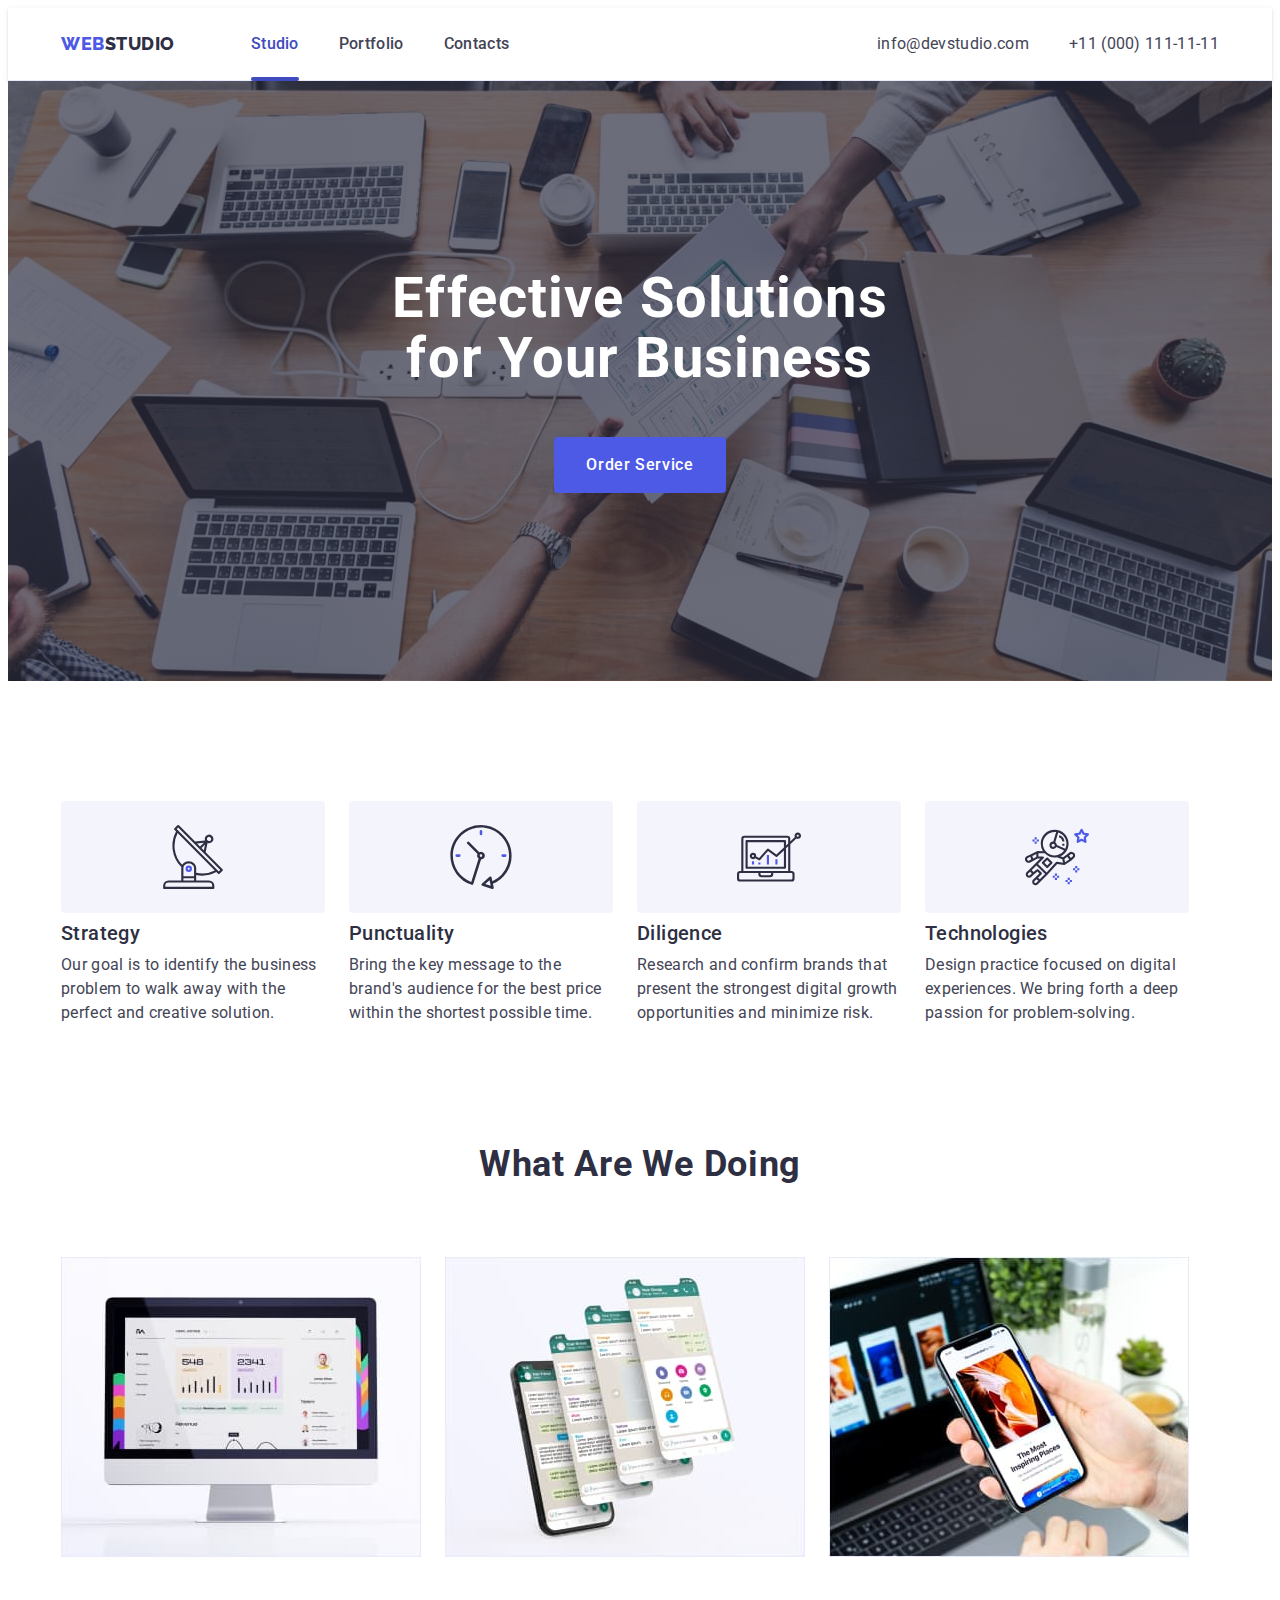
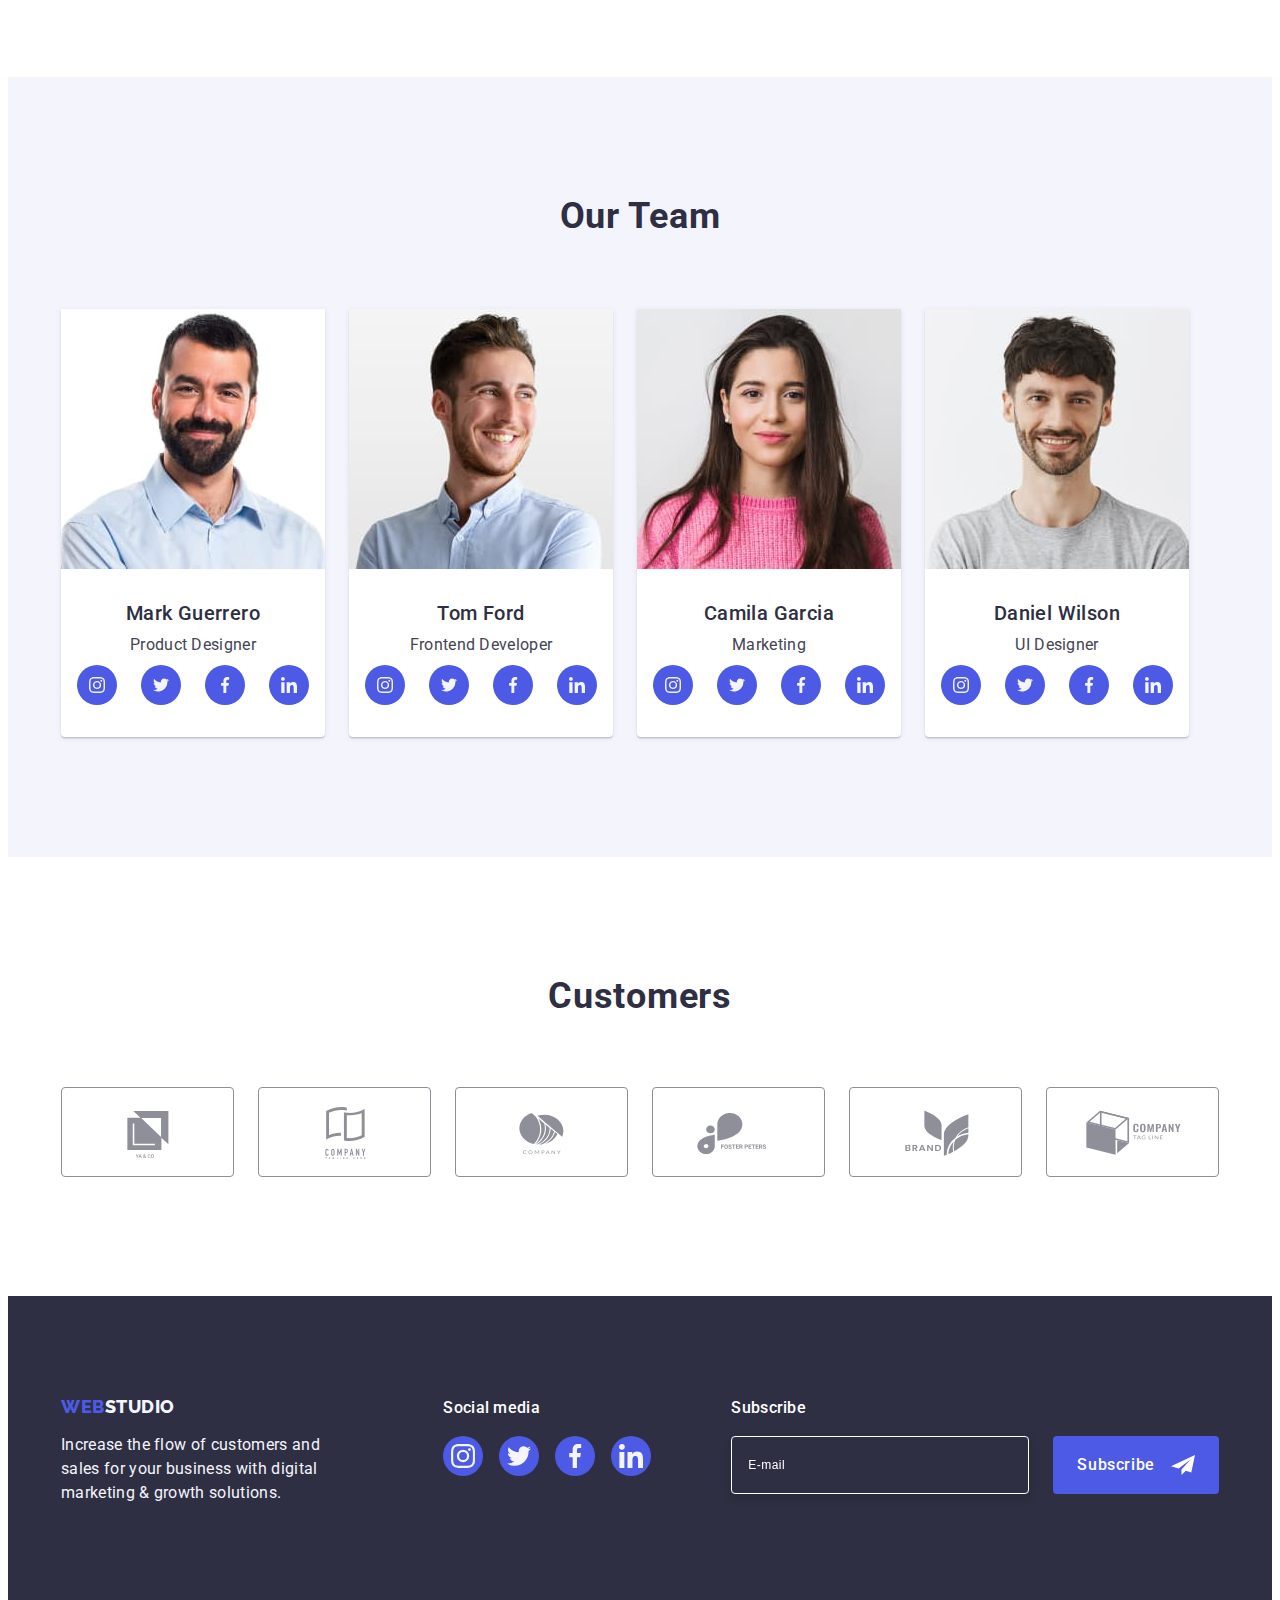
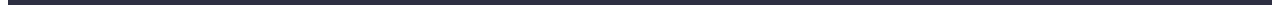
<file: index.html>
<!DOCTYPE html>
<html lang="en">

<head>
  <meta charset="UTF-8" />
  <meta http-equiv="X-UA-Compatible" content="IE=edge" />
  <meta name="viewport" content="width=device-width, initial-scale=1.0" />
  <title>WebStudio</title>
  <link rel="preconnect" href="https://fonts.googleapis.com" />
  <link rel="preconnect" href="https://fonts.gstatic.com" crossorigin />
  <link rel="preconnect" href="https://fonts.googleapis.com" />
  <link rel="preconnect" href="https://fonts.gstatic.com" crossorigin />
  <link href="https://fonts.googleapis.com/css2?family=Raleway:wght@800&family=Roboto:wght@400;500;700;900&display=swap"
    rel="stylesheet" />
  <link rel="stylesheet" href="https://cdnjs.cloudflare.com/ajax/libs/modern-normalize/1.1.0/modern-normalize.min.css"
    integrity="sha512-wpPYUAdjBVSE4KJnH1VR1HeZfpl1ub8YT/NKx4PuQ5NmX2tKuGu6U/JRp5y+Y8XG2tV+wKQpNHVUX03MfMFn9Q=="
    crossorigin="anonymous" referrerpolicy="no-referrer" />
  <link rel="stylesheet" href="./css/styles.css" />
</head>

<body class="body">
  <!-- ! HEADER SECTION -->
  <header class="page-header">
    <div class="container header-flex">
      <!-- ? HEADER NAV -->
      <nav class="header-nav">
        <a class="header-logo link" href="./index.html" target="_blank" rel="noopener no-referrer">Web<span
            class="logo-right">Studio</span>
        </a>
        <ul class="header-nav-list list">
          <li class="header-nav-item item">
            <a class="header-nav-link link active" href="./index.html" target="_blank"
              rel="noopener no-referrer">Studio</a>
          </li>
          <li class="header-nav-item item">
            <a class="header-nav-link link" href="./portfolio.html" target="_blank"
              rel="noopener no-referrer">Portfolio</a>
          </li>
          <li class="header-nav-item item">
            <a class="header-nav-link link" href="" target="_blank" rel="noopener no-referrer">Contacts</a>
          </li>
        </ul>
      </nav>
      <!-- ? HEADER CONTACTS -->
      <address class="header-contacts">
        <ul class="header-contacts list">
          <li class="header-contacts-item">
            <a class="header-contacts-link link" href="mailto:info@devstudio.com" target="_blank"
              rel="noopener no-referrer">info@devstudio.com</a>
          </li>
          <li class="header-contacts-item">
            <a class="header-contacts-link link" href="tel:+110001111111" target="_blank" rel="noopener no-referrer">+11
              (000) 111-11-11</a>
          </li>
        </ul>
      </address>
    </div>
  </header>
  <!-- ! MAIN SECTION -->
  <main>
    <!-- ? HERO SECTION -->
    <section class="hero section">
      <div class="container">
        <h1 class="hero-title">Effective Solutions for Your Business</h1>
        <button class="modal-open button" type="button" data-modal-open>
          Order Service
        </button>
      </div>
    </section>
    <!-- ? ABOUT SECTION  -->
    <section class="about">
      <div class="container">
        <h2 class="visually-hidden">Main objectives of our company</h2>
        <ul class="about-list list">
          <li class="about-item">
            <div class="about-icon-box">
              <svg class="about-icon" width="64" height="64">
                <use href="./images/icons.svg#antenna"></use>
              </svg>
            </div>
            <h3 class="subtitle-about">Strategy</h3>
            <p class="about-text">
              Our goal is to identify the business problem to walk away with
              the perfect and creative solution.
            </p>
          </li>
          <li class="about-item">
            <div class="about-icon-box">
              <svg class="about-icon" width="64" height="64">
                <use href="./images/icons.svg#clock"></use>
              </svg>
            </div>
            <h3 class="subtitle-about">Punctuality</h3>
            <p class="about-text">
              Bring the key message to the brand's audience for the best price
              within the shortest possible time.
            </p>
          </li>
          <li class="about-item">
            <div class="about-icon-box">
              <svg class="about-icon" width="64" height="64">
                <use href="./images/icons.svg#diagram"></use>
              </svg>
            </div>
            <h3 class="subtitle-about">Diligence</h3>
            <p class="about-text">
              Research and confirm brands that present the strongest digital
              growth opportunities and minimize risk.
            </p>
          </li>
          <li class="about-item">
            <div class="about-icon-box">
              <svg class="about-icon" width="64" height="64">
                <use href="./images/icons.svg#astronaut"></use>
              </svg>
            </div>
            <h3 class="subtitle-about">Technologies</h3>
            <p class="about-text">
              Design practice focused on digital experiences. We bring forth a
              deep passion for problem-solving.
            </p>
          </li>
        </ul>
      </div>
    </section>
    <!-- ? BENEFITS SECTION -->
    <section class="benefits-section">
      <div class="container">
        <h2 class="benefits-subtitle">What are we doing</h2>
        <ul class="benefits-list list">
          <li class="benefits-item">
            <img src="./images/benefits/img-pc.jpg" alt="PC" width="360" height="300" />
          </li>
          <li class="benefits-item">
            <img src="./images/benefits/img-smartphone.jpg" alt="smart-phone" width="360" height="300" />
          </li>
          <li class="benefits-item">
            <img src="./images/benefits/img-app.jpg" alt="app" width="360" height="300" />
          </li>
        </ul>
      </div>
    </section>
    <!-- ? TEAM SECTION -->
    <section class="team">
      <div class="container">
        <h2 class="team-subtitle">Our Team</h2>
        <ul class="team-list list">
          <li class="team-item">
            <img class="team-photo" src="./images/team/mark-guerrero-img.jpg" alt="Mark Guerrero" width="264"
              height="260" />
            <div class="card-content">
              <h3 class="subtitle-name">Mark Guerrero</h3>
              <p class="profession-text">Product Designer</p>
              <ul class="team-socials-list list">
                <li class="team-socials-item">
                  <a class="team-socials-link link" href="" target="_blank" rel="noopener no-referrer"
                    aria-label="Instagram icon">
                    <svg class="team-social-icon" width="16" height="16">
                      <use href="./images/icons.svg#instagram"></use>
                    </svg>
                  </a>
                </li>
                <li class="team-socials-item">
                  <a class="team-socials-link link" href="" target="_blank" rel="noopener no-referrer"
                    aria-label="Twitter icon">
                    <svg class="team-social-icon" width="16" height="16">
                      <use href="./images/icons.svg#twitter"></use>
                    </svg>
                  </a>
                </li>
                <li class="team-socials-item">
                  <a class="team-socials-link link" href="" target="_blank" rel="noopener no-referrer"
                    aria-label="Facebook icon">
                    <svg class="team-social-icon" width="16" height="16">
                      <use href="./images/icons.svg#facebook"></use>
                    </svg>
                  </a>
                </li>
                <li class="team-socials-item">
                  <a class="team-socials-link link" href="" target="_blank" rel="noopener no-referrer"
                    aria-label="Linkedin icon">
                    <svg class="team-social-icon" width="16" height="16">
                      <use href="./images/icons.svg#linkedin"></use>
                    </svg>
                  </a>
                </li>
              </ul>
            </div>
          </li>
          <li class="team-item">
            <img class="team-photo" src="./images/team/tom-ford-img.jpg" alt="Tom Ford" width="264" height="260" />
            <div class="card-content">
              <h3 class="subtitle-name">Tom Ford</h3>
              <p class="profession-text">Frontend Developer</p>
              <ul class="team-socials-list list">
                <li class="team-socials-item">
                  <a class="team-socials-link link" href="" target="_blank" rel="noopener no-referrer"
                    aria-label="Instagram icon">
                    <svg class="team-social-icon" width="16" height="16">
                      <use href="./images/icons.svg#instagram"></use>
                    </svg>
                  </a>
                </li>
                <li class="team-socials-item">
                  <a class="team-socials-link link" href="" target="_blank" rel="noopener no-referrer"
                    aria-label="Twitter icon">
                    <svg class="team-social-icon" width="16" height="16">
                      <use href="./images/icons.svg#twitter"></use>
                    </svg>
                  </a>
                </li>
                <li class="team-socials-item">
                  <a class="team-socials-link link" href="" target="_blank" rel="noopener no-referrer"
                    aria-label="Facebook icon">
                    <svg class="team-social-icon" width="16" height="16">
                      <use href="./images/icons.svg#facebook"></use>
                    </svg>
                  </a>
                </li>
                <li class="team-socials-item">
                  <a class="team-socials-link link" href="" target="_blank" rel="noopener no-referrer"
                    aria-label="Linkedin icon">
                    <svg class="team-social-icon" width="16" height="16">
                      <use href="./images/icons.svg#linkedin"></use>
                    </svg>
                  </a>
                </li>
              </ul>
            </div>
          </li>
          <li class="team-item">
            <img class="team-photo" src="./images/team/camila-garcia-img.jpg" alt="Camila Garcia" width="264"
              height="260" />
            <div class="card-content">
              <h3 class="subtitle-name">Camila Garcia</h3>
              <p class="profession-text">Marketing</p>
              <ul class="team-socials-list list">
                <li class="team-socials-item">
                  <a class="team-socials-link link" href="" target="_blank" rel="noopener no-referrer"
                    aria-label="Instagram icon">
                    <svg class="team-social-icon" width="16" height="16">
                      <use href="./images/icons.svg#instagram"></use>
                    </svg>
                  </a>
                </li>
                <li class="team-socials-item">
                  <a class="team-socials-link link" href="" target="_blank" rel="noopener no-referrer"
                    aria-label="Twitter icon">
                    <svg class="team-social-icon" width="16" height="16">
                      <use href="./images/icons.svg#twitter"></use>
                    </svg>
                  </a>
                </li>
                <li class="team-socials-item">
                  <a class="team-socials-link link" href="" target="_blank" rel="noopener no-referrer"
                    aria-label="Facebook icon">
                    <svg class="team-social-icon" width="16" height="16">
                      <use href="./images/icons.svg#facebook"></use>
                    </svg>
                  </a>
                </li>
                <li class="team-socials-item">
                  <a class="team-socials-link link" href="" target="_blank" rel="noopener no-referrer"
                    aria-label="Linkedin icon">
                    <svg class="team-social-icon" width="16" height="16">
                      <use href="./images/icons.svg#linkedin"></use>
                    </svg>
                  </a>
                </li>
              </ul>
            </div>
          </li>
          <li class="team-item">
            <img class="team-photo" src="./images/team/daniel-wilson-img.jpg" alt="Daniel Wilson" width="264"
              height="260" />
            <div class="card-content">
              <h3 class="subtitle-name">Daniel Wilson</h3>
              <p class="profession-text">UI Designer</p>
              <ul class="team-socials-list list">
                <li class="team-socials-item">
                  <a class="team-socials-link link" href="" target="_blank" rel="noopener no-referrer"
                    aria-label="Instagram icon">
                    <svg class="team-social-icon" width="16" height="16">
                      <use href="./images/icons.svg#instagram"></use>
                    </svg>
                  </a>
                </li>
                <li class="team-socials-item">
                  <a class="team-socials-link link" href="" target="_blank" rel="noopener no-referrer"
                    aria-label="Twitter icon">
                    <svg class="team-social-icon" width="16" height="16">
                      <use href="./images/icons.svg#twitter"></use>
                    </svg>
                  </a>
                </li>
                <li class="team-socials-item">
                  <a class="team-socials-link link" href="" target="_blank" rel="noopener no-referrer"
                    aria-label="Facebook icon">
                    <svg class="team-social-icon" width="16" height="16">
                      <use href="./images/icons.svg#facebook"></use>
                    </svg>
                  </a>
                </li>
                <li class="team-socials-item">
                  <a class="team-socials-link link" href="" target="_blank" rel="noopener no-referrer"
                    aria-label="Linkedin icon">
                    <svg class="team-social-icon" width="16" height="16">
                      <use href="./images/icons.svg#linkedin"></use>
                    </svg>
                  </a>
                </li>
              </ul>
            </div>
          </li>
        </ul>
      </div>
    </section>
    <!-- ? CUSTOMERS SECTION -->
    <section class="customers">
      <div class="customers-container container">
        <h2 class="customers-subtitle">Customers</h2>
        <ul class="customers-list list">
          <li class="customers-item">
            <a class="customers-link link" href="" target="_blank" rel="noopener no-referrer"
              aria-label="Logo client 1">
              <svg class="customer-icon  icon" width="104" height="56">
                <use href="./images/icons.svg#logo-client-1"></use>
              </svg>
            </a>
          </li>
          <li class="customers-item">
            <a class="customers-link link" href="" target="_blank" rel="noopener no-referrer"
              aria-label="Logo client 2">
              <svg class="customer-icon icon" width="104" height="56">
                <use href="./images/icons.svg#logo-client-2"></use>
              </svg>
            </a>
          </li>
          <li class="customers-item">
            <a class="customers-link link" href="" target="_blank" rel="noopener no-referrer"
              aria-label="Logo client 3">
              <svg class="customer-icon icon" width="104" height="56">
                <use href="./images/icons.svg#logo-client-3"></use>
              </svg>
            </a>
          </li>
          <li class="customers-item">
            <a class="customers-link link" href="" target="_blank" rel="noopener no-referrer"
              aria-label="Logo client 4">
              <svg class="customer-icon icon" width="104" height="56">
                <use href="./images/icons.svg#logo-client-4"></use>
              </svg>
            </a>
          </li>
          <li class="customers-item">
            <a class="customers-link link" href="" target="_blank" rel="noopener no-referrer"
              aria-label="Logo client 5">
              <svg class="customer-icon icon" width="104" height="56">
                <use href="./images/icons.svg#logo-client-5"></use>
              </svg>
            </a>
          </li>
          <li class="customers-item">
            <a class="customers-link link" href="" target="_blank" rel="noopener no-referrer"
              aria-label="Logo client 6">
              <svg class="customer-icon icon" width="104" height="56">
                <use href="./images/icons.svg#logo-client-6"></use>
              </svg>
            </a>
          </li>
        </ul>
      </div>
    </section>
  </main>
  <!--  ? FOOTER SECTION  -->
  <footer class="footer-container ">
    <div class="footer-wrap container">
      <div class="footer-logo-container">
        <a class="footer-logo link" href="./index.html">Web<span class="footer-logo-right">Studio</span>
        </a>
        <p class="footer-text">
          Increase the flow of customers and sales for your business with
          digital marketing & growth solutions.
        </p>
      </div>
      <div class="footer-socials-container">
        <p class="footer-socials-text">Social media</p>
        <ul class="footer-socials-list list">
          <li class="footer-socials-item">
            <a class="footer-socials-link link" href="" target="_blank" rel="noopener no-referrer"
              aria-label="Instagram icon">
              <svg class="footer-social-icon" width="24" height="24">
                <use href="./images/icons.svg#instagram"></use>
              </svg>
            </a>
          </li>
          <li class="footer-socials-item">
            <a class="footer-socials-link link" href="" target="_blank" rel="noopener no-referrer"
              aria-label="Twitter icon">
              <svg class="footer-social-icon" width="24" height="24">
                <use href="./images/icons.svg#twitter"></use>
              </svg>
            </a>
          </li>
          <li class="footer-socials-item">
            <a class="footer-socials-link link" href="" target="_blank" rel="noopener no-referrer"
              aria-label="Facebook icon">
              <svg class="footer-social-icon" width="24" height="24">
                <use href="./images/icons.svg#facebook"></use>
              </svg>
            </a>
          </li>
          <li class="footer-hero-busocials-item">
            <a class="footer-socials-link link" href="" target="_blank" rel="noopener no-referrer"
              aria-label="Linkedin icon">
              <svg class="footer-social-icon" width="24" height="24">
                <use href="./images/icons.svg#linkedin"></use>
              </svg>
            </a>
          </li>
        </ul>
      </div>
      <div class="footer-sub-wrapper">
        <p class="footer-sub-title">Subscribe</p>
        <form class="footer-form">
          <label class="footer-sub-label" for="footer_sub_email">
            <input class="footer-sub-input" type="email" name="footer_sub_email" id="footer_sub_email"
              placeholder="E-mail" />
          </label>
          <button class="footer-sub-btn button" type="submit">Subscribe
            <svg class="footer-sub-icon" width="24" height="24">
              <use href="./images/icons.svg#footer-icon-subscribe"></use>
            </svg>
          </button>
        </form>
      </div>
    </div>
  </footer>
  <!-- ?MODAL WINDOW -->
  <div class="backdrop is-hidden" data-modal>
    <div class="modal">
      <button class="modal-close-btn button" type="button" data-modal-close>
        <svg class="modal-close-icon" width="8" height="8">
          <use href="./images/icons.svg#close-icon"></use>
        </svg>
      </button>
      <strong class="modal-title">
        Leave your contacts and we will call you back
      </strong>
      <form class="modal-form form" name="modal_form">
        <label class="form-label" for="modal_name">Name</label>
        <div class="form-wrapper">
          <input class="form-field" type="text" name="modal_name" id="modal_name" />
          <svg class="form-icon" width="18" height="18">
            <use href="./images/icons.svg#person-black-icon"></use>
          </svg>
        </div>
        <label class="form-label" for="modal_tel">Phone</label>
        <div class="form-wrapper">
          <input class="form-field" type="tel" name="modal_tel" id="modal_tel" />
          <svg class="form-icon" width="18" height="24">
            <use href="./images/icons.svg#phone-black-icon"></use>
          </svg>
        </div>
        <label class="form-label" for="modal_email">Email</label>
        <div class="form-wrapper">
          <input class="form-field" type="email" name="email" id="modal_email" />
          <svg class="form-icon" width="18" height="24">
            <use href="./images/icons.svg#email-black-icon"></use>
          </svg>
        </div>
        <label class="form-comment-label" for="modal_comment">Comment</label>
        <textarea class="form-comment" name="modal_comment" id="modal_comment" rows="8"
          placeholder="Text input"></textarea>
        <label class="form-agreement" for="modal_agreement">
          <input class="form-check-input" type="checkbox" name="modal_agreement" id="modal_agreement">
          <span class="form-agreement-text">I accept the terms and conditions of the
            <a class="form-agreement-link" href="" target="_blank" rel="noopener no-referrer"
              aria-label="Form agreement link">Privacy Policy</a>
          </span>
        </label>
        <button class="form-btn button" type="submit">Send</button>
      </form>
    </div>
  </div>
  <script src="./js/modal.js"></script>
</body>

</html>
</file>
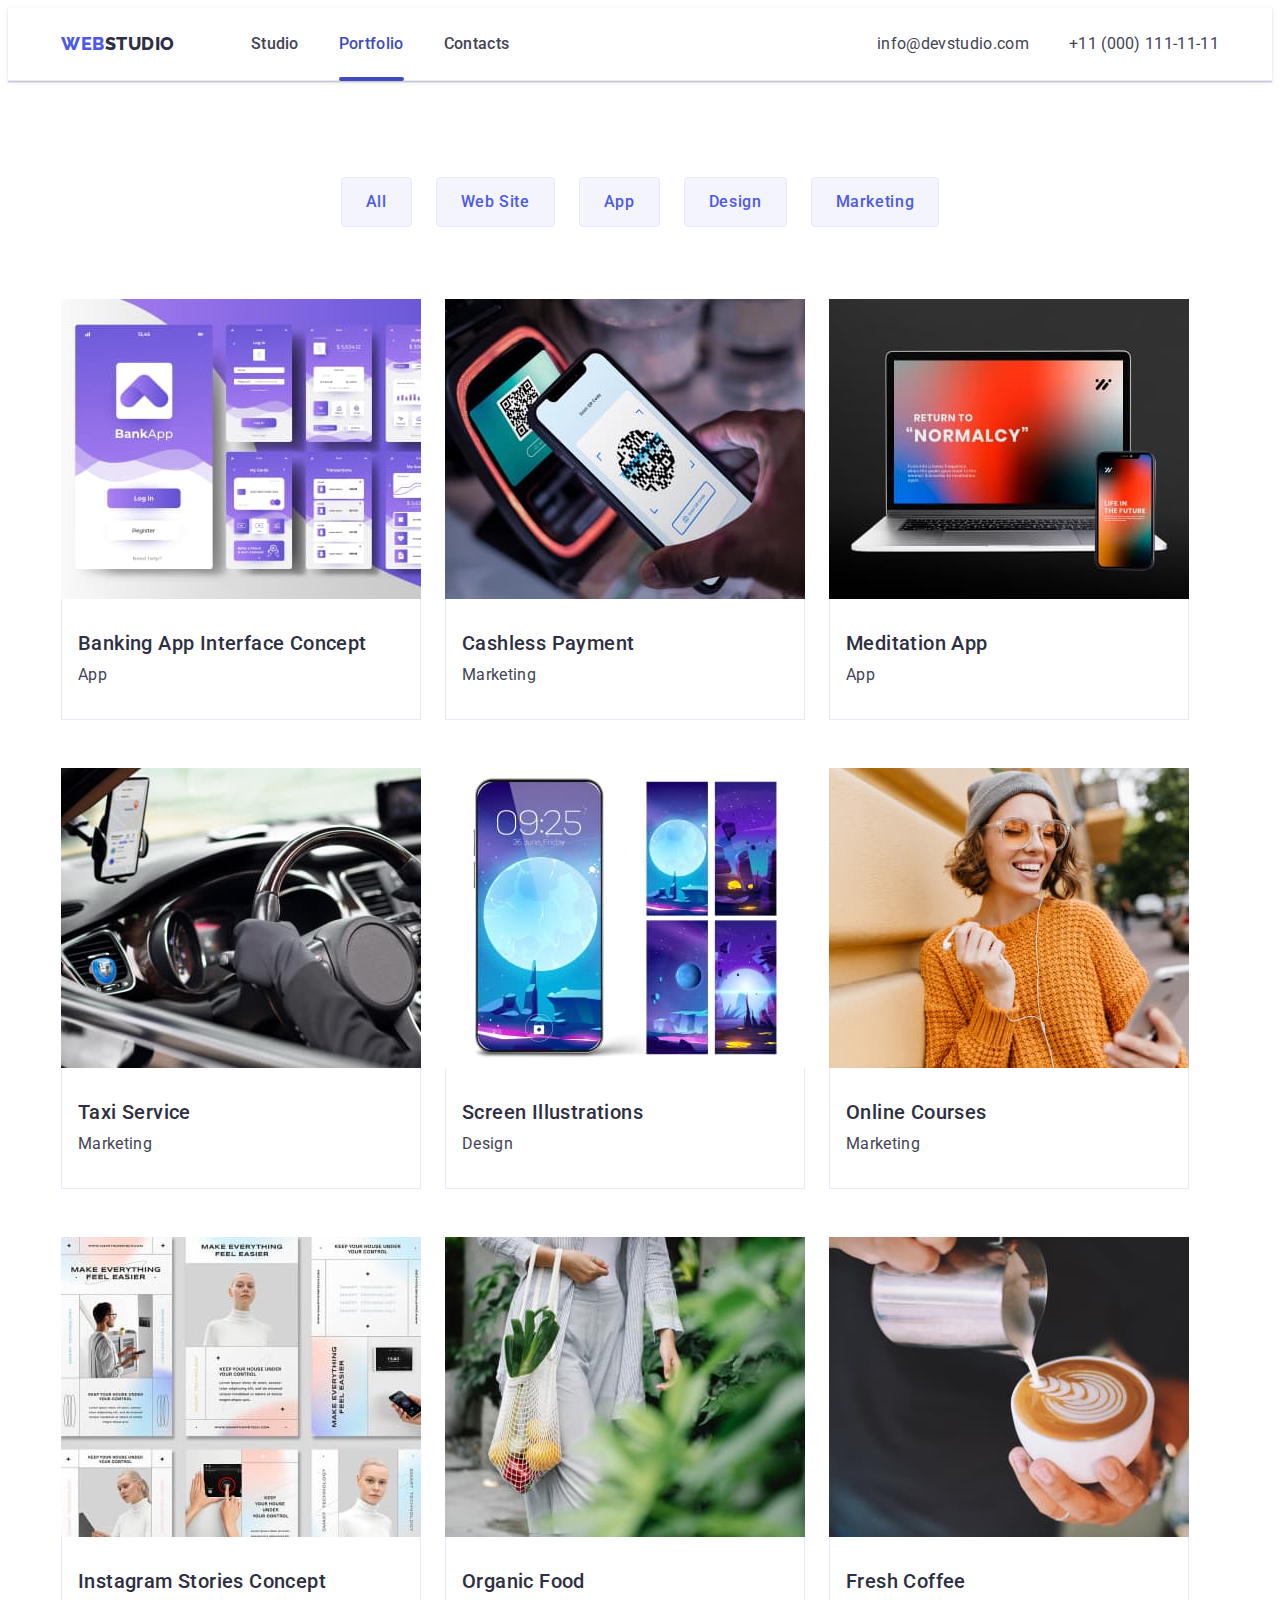
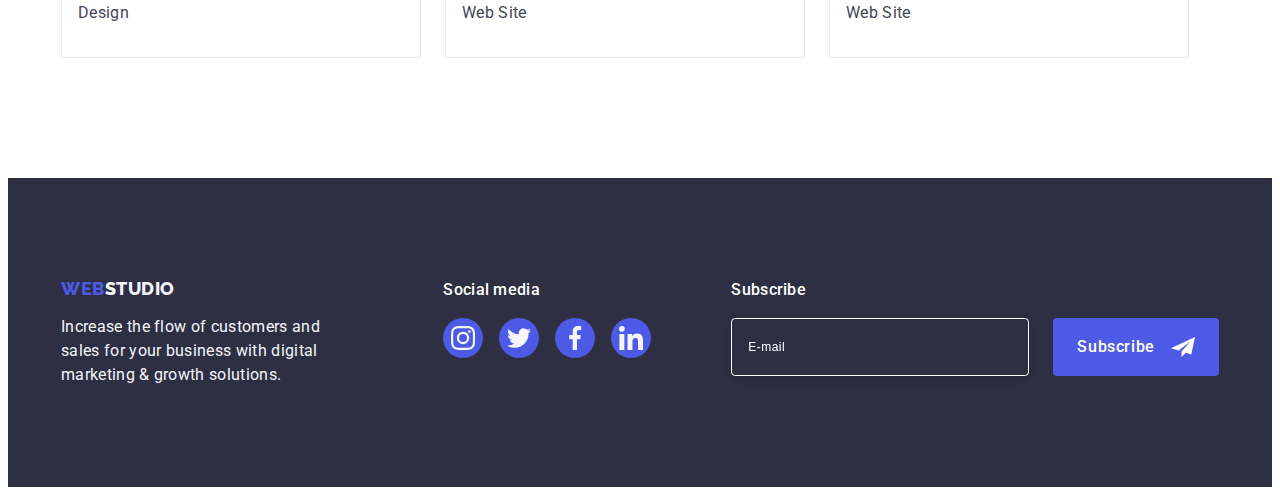
<file: portfolio.html>
<!DOCTYPE html>
<html lang="en">

<head>
  <meta charset="UTF-8" />
  <meta http-equiv="X-UA-Compatible" content="IE=edge" />
  <meta name="viewport" content="width=device-width, initial-scale=1.0" />
  <title>Portfolio</title>
  <link rel="preconnect" href="https://fonts.googleapis.com" />
  <link rel="preconnect" href="https://fonts.gstatic.com" crossorigin />
  <link rel="preconnect" href="https://fonts.googleapis.com" />
  <link rel="preconnect" href="https://fonts.gstatic.com" crossorigin />
  <link href="https://fonts.googleapis.com/css2?family=Raleway:wght@800&family=Roboto:wght@400;500;700;900&display=swap"
    rel="stylesheet" />
  <link rel="stylesheet" href="https://cdnjs.cloudflare.com/ajax/libs/modern-normalize/1.1.0/modern-normalize.min.css"
    integrity="sha512-wpPYUAdjBVSE4KJnH1VR1HeZfpl1ub8YT/NKx4PuQ5NmX2tKuGu6U/JRp5y+Y8XG2tV+wKQpNHVUX03MfMFn9Q=="
    crossorigin="anonymous" referrerpolicy="no-referrer" />
  <link rel="stylesheet" href="./css/styles.css" />
</head>

<body class="body">
  <!-- ! HEADER SECTION -->
  <header class="page-header">
    <div class="container header-flex">
      <!-- ? HEADER NAV -->
      <nav class="header-nav">
        <a class="header-logo link" href="./index.html" target="_blank" rel="noopener no-referrer">Web<span
            class="logo-right">Studio</span>
        </a>
        <ul class="header-nav-list list">
          <li class="header-nav-item item">
            <a class="header-nav-link link" href="./index.html" target="_blank" rel="noopener no-referrer">Studio</a>
          </li>
          <li class="header-nav-item item">
            <a class="header-nav-link link active" href="./portfolio.html" target="_blank"
              rel="noopener no-referrer">Portfolio</a>
          </li>
          <li class="header-nav-item item">
            <a class="header-nav-link link" href="" target="_blank" rel="noopener no-referrer">Contacts</a>
          </li>
        </ul>
      </nav>
      <!-- ? HEADER CONTACTS -->
      <address class="header-contacts">
        <ul class="header-contacts list">
          <li class="header-contacts-item">
            <a class="header-contacts-link link" href="mailto:info@devstudio.com" target="_blank"
              rel="noopener no-referrer">info@devstudio.com</a>
          </li>
          <li class="header-contacts-item">
            <a class="header-contacts-link link" href="tel:+110001111111" target="_blank" rel="noopener no-referrer">+11
              (000) 111-11-11</a>
          </li>
        </ul>
      </address>
    </div>
  </header>
  <main>
    <!-- ? MENU FILTER BUTTON-->
    <section class="project">
      <div class="container">
        <h1 class="visually-hidden">Menu filter button</h1>
        <ul class="filter-list list">
          <li class="filter-item">
            <button class="filter-button button" type="button">All</button>
          </li>
          <li class="filter-item">
            <button class="filter-button button" type="button">
              Web Site
            </button>
          </li>
          <li class="filter-item">
            <button class="filter-button button" type="button">App</button>
          </li>
          <li class="filter-item">
            <button class="filter-button button" type="button">Design</button>
          </li>
          <li class="filter-item">
            <button class="filter-button button" type="button">
              Marketing
            </button>
          </li>
        </ul>
        <!-- ? PROJECT CARDS  -->
        <ul class="project-list list">
          <li class="project-item">
            <a class="project-link link" href="" target="_blank" rel="noopener no-referrer">
              <div class="project-thumb">
                <img class="project-img" src="./images/images-portfolio/banking-app-interface-concept-img.jpg"
                  alt="Banking App Interface Concept" width="360" height="300" />
                <p class="project-overlay-text">14 Stylish and User-Friendly App Design Concepts · Task Manager App ·
                  Calorie
                  Tracker App · Exotic Fruit Ecommerce App · Cloud Storage App
                </p>
              </div>
              <div class="container-name-category">
                <h2 class="project-subtitle">
                  Banking App Interface Concept
                </h2>
                <p class="project-text">App</p>
              </div>
            </a>
          </li>
          <li class="project-item">
            <a class="project-link link" href="" target="_blank" rel="noopener no-referrer">
              <div class="project-thumb">
                <img class="project-img" src="./images/images-portfolio/cashless-payment-img.jpg" alt="Cashless Payment"
                  width="360" height="300" />
                <p class="project-overlay-text">14 Stylish and User-Friendly App Design Concepts · Task Manager App ·
                  Calorie
                  Tracker App · Exotic Fruit Ecommerce App · Cloud Storage App
                </p>
              </div>
              <div class="container-name-category">
                <h2 class="project-subtitle">Cashless Payment</h2>
                <p class="project-text">Marketing</p>
              </div>
            </a>
          </li>
          <li class="project-item">
            <a class="project-link link" href="" target="_blank" rel="noopener no-referrer">
              <div class="project-thumb">
                <img class="project-img" src="./images/images-portfolio/meditation-app-img.jpg" alt="Meditation App"
                  width="360" height="300" />
                <p class="project-overlay-text">14 Stylish and User-Friendly App Design Concepts · Task Manager App ·
                  Calorie
                  Tracker App · Exotic Fruit Ecommerce App · Cloud Storage App
                </p>
              </div>
              <div class="container-name-category">
                <h2 class="project-subtitle">Meditation App</h2>
                <p class="project-text">App</p>
              </div>
            </a>
          </li>
          <li class="project-item">
            <a class="project-link link" href="" target="_blank" rel="noopener no-referrer">
              <div class="project-thumb">
                <img class="project-img" src="./images/images-portfolio/taxi-service-img.jpg" alt="Taxi Service"
                  width="360" height="300" />
                <p class="project-overlay-text">14 Stylish and User-Friendly App Design Concepts · Task Manager App ·
                  Calorie
                  Tracker App · Exotic Fruit Ecommerce App · Cloud Storage App
                </p>
              </div>
              <div class="container-name-category">
                <h2 class="project-subtitle">Taxi Service</h2>
                <p class="project-text">Marketing</p>
              </div>
            </a>
          </li>
          <li class="project-item">
            <a class="project-link link" href="" target="_blank" rel="noopener no-referrer">
              <div class="project-thumb">
                <img class="project-img" src="./images/images-portfolio/screen-illustrations-img.jpg"
                  alt="Screen Illustrations" width="360" height="300" />
                <p class="project-overlay-text">14 Stylish and User-Friendly App Design Concepts · Task Manager App ·
                  Calorie
                  Tracker App · Exotic Fruit Ecommerce App · Cloud Storage App
                </p>
              </div>
              <div class="container-name-category">
                <h2 class="project-subtitle">Screen Illustrations</h2>
                <p class="project-text">Design</p>
              </div>
            </a>
          </li>
          <li class="project-item">
            <a class="project-link link" href="" target="_blank" rel="noopener no-referrer">
              <div class="project-thumb">
                <img class="project-img" src="./images/images-portfolio/online-courses-img.jpg" alt="Online Courses"
                  width="360" height="300" />
                <p class="project-overlay-text">14 Stylish and User-Friendly App Design Concepts · Task Manager App ·
                  Calorie
                  Tracker App · Exotic Fruit Ecommerce App · Cloud Storage App
                </p>
              </div>
              <div class="container-name-category">
                <h2 class="project-subtitle">Online Courses</h2>
                <p class="project-text">Marketing</p>
              </div>
            </a>
          </li>
          <li class="project-item">
            <a class="project-link link" href="" target="_blank" rel="noopener no-referrer">
              <div class="project-thumb">
                <img class="project-img" src="./images/images-portfolio/instagram-stories-concept-img.jpg"
                  alt="Instagram Stories Concept" width="360" height="300" />
                <p class="project-overlay-text">14 Stylish and User-Friendly App Design Concepts · Task Manager App ·
                  Calorie
                  Tracker App · Exotic Fruit Ecommerce App · Cloud Storage App
                </p>
              </div>
              <div class="container-name-category">
                <h2 class="project-subtitle">Instagram Stories Concept</h2>
                <p class="project-text">Design</p>
              </div>
            </a>
          </li>
          <li class="project-item">
            <a class="project-link link" href="" target="_blank" rel="noopener no-referrer">
              <div class="project-thumb">
                <img class="project-img" src="./images/images-portfolio/organic-food-img.jpg" alt="Organic Food"
                  width="360" height="300" />
                <p class="project-overlay-text">14 Stylish and User-Friendly App Design Concepts · Task Manager App ·
                  Calorie
                  Tracker App · Exotic Fruit Ecommerce App · Cloud Storage App
                </p>
              </div>
              <div class="container-name-category">
                <h2 class="project-subtitle">Organic Food</h2>
                <p class="project-text">Web Site</p>
              </div>
            </a>
          </li>
          <li class="project-item">
            <a class="project-link link" href="" target="_blank" rel="noopener no-referrer">
              <div class="project-thumb">
                <img class="project-img" src="./images/images-portfolio/fresh-coffee-img.jpg" alt="Fresh Coffee"
                  width="360" height="300" />
                <p class="project-overlay-text">14 Stylish and User-Friendly App Design Concepts · Task Manager App ·
                  Calorie
                  Tracker App · Exotic Fruit Ecommerce App · Cloud Storage App
                </p>
              </div>
              <div class="container-name-category">
                <h2 class="project-subtitle">Fresh Coffee</h2>
                <p class="project-text">Web Site</p>
              </div>
            </a>
          </li>
        </ul>
      </div>
    </section>
  </main>
  <!--  ? FOOTER SECTION  -->
  <footer class="footer-container ">
    <div class="footer-wrap container">
      <div class="footer-logo-container">
        <a class="footer-logo link" href="./index.html">Web<span class="footer-logo-right">Studio</span>
        </a>
        <p class="footer-text">
          Increase the flow of customers and sales for your business with
          digital marketing & growth solutions.
        </p>
      </div>
      <div class="footer-socials-container">
        <p class="footer-socials-text">Social media</p>
        <ul class="footer-socials-list list">
          <li class="footer-socials-item">
            <a class="footer-socials-link link" href="" target="_blank" rel="noopener no-referrer"
              aria-label="Instagram icon">
              <svg class="footer-social-icon" width="24" height="24">
                <use href="./images/icons.svg#instagram"></use>
              </svg>
            </a>
          </li>
          <li class="footer-socials-item">
            <a class="footer-socials-link link" href="" target="_blank" rel="noopener no-referrer"
              aria-label="Twitter icon">
              <svg class="footer-social-icon" width="24" height="24">
                <use href="./images/icons.svg#twitter"></use>
              </svg>
            </a>
          </li>
          <li class="footer-socials-item">
            <a class="footer-socials-link link" href="" target="_blank" rel="noopener no-referrer"
              aria-label="Facebook icon">
              <svg class="footer-social-icon" width="24" height="24">
                <use href="./images/icons.svg#facebook"></use>
              </svg>
            </a>
          </li>
          <li class="footer-hero-busocials-item">
            <a class="footer-socials-link link" href="" target="_blank" rel="noopener no-referrer"
              aria-label="Linkedin icon">
              <svg class="footer-social-icon" width="24" height="24">
                <use href="./images/icons.svg#linkedin"></use>
              </svg>
            </a>
          </li>
        </ul>
      </div>
      <div class="footer-sub-wrapper">
        <p class="footer-sub-title">Subscribe</p>
        <form class="footer-form">
          <label class="footer-sub-label" for="footer_sub_email">
            <input class="footer-sub-input" type="email" name="footer_sub_email" id="footer_sub_email"
              placeholder="E-mail" />
          </label>
          <button class="footer-sub-btn button" type="submit">Subscribe
            <svg class="footer-sub-icon" width="24" height="24">
              <use href="./images/icons.svg#footer-icon-subscribe"></use>
            </svg>
          </button>
        </form>
      </div>
    </div>
  </footer>
</body>

</html>
</file>
<file: css/styles.css>
:root {
  --primary-font: "Roboto", sans-serif;
  --secondary-font: "Raleway", sans-serif;

  --primary-bg: #ffffff;
  --secondary-bg: #2e2f42;
  --tertiary-bg: #f4f4fd;
  --primary-text: #434455;
  --secondary-text: #2e2f42;
  --tertiary-text: #ffffff;
  --primary-accent: #4d5ae5;
  --secondary-accent: #404bbf;

  --border-portfolio: #e7e9fc;
  --customers-border: #8e8f99;
  --social-icons-bg: #4d5ae5;
  --social-icons: #f4f4fd;
  --social-icon-hover-bg: #31d0aaff;
  --customers-logo: #8e8f99ff;

  --header-line-active: #404bbf;

  --header-nav-box-shadow: 0px 2px 1px rgba(46, 47, 66, 0.08),
    0px 1px 1px rgba(46, 47, 66, 0.16), 0px 1px 6px rgba(46, 47, 66, 0.08);
  --hero-btn-box-shadow: 0px 4px 4px rgba(0, 0, 0, 0.15);
  --team-item-box-shadow: 0px 1px 6px rgba(46, 47, 66, 0.08),
    0px 1px 1px rgba(46, 47, 66, 0.16), 0px 2px 1px rgba(46, 47, 66, 0.08);
  --filter-btn-hover-box-shadow: 0px 3px 1px rgba(0, 0, 0, 0.1),
    0px 2px 1px rgba(0, 0, 0, 0.08), 0px 2px 2px rgba(0, 0, 0, 0.12);
  --card-portfolio-hover-box-shadow: 0px 1px 6px rgba(46, 47, 66, 0.08),
    0px 1px 1px rgba(46, 47, 66, 0.16), 0px 2px 1px rgba(46, 47, 66, 0.08);
  --project-hover-box-shadow: 0px 1px 6px rgba(46, 47, 66, 0.08),
    0px 1px 1px rgba(46, 47, 66, 0.16), 0px 2px 1px rgba(46, 47, 66, 0.08);

  --bg-gradient: rgba(46, 47, 66, 0.7);

  /* *Modal window */
  --modal-backdrop-bg-color: rgba(46, 47, 66, 0.4);

  --modal-bg-color: #fcfcfc;
  --modal-box-shadow: 0px 1px 1px rgba(0, 0, 0, 0.14),
    0px 1px 3px rgba(0, 0, 0, 0.12), 0px 2px 1px rgba(0, 0, 0, 0.2);
  --modal-border-radius: 4px;

  --modal-close-btn-bg-color: #e7e9fc;
  --modal-close-btn-border: 1px solid rgba(0, 0, 0, 0.1);
  --modal-close-btn-hover-bg-color: #404bbf;

  --modal-close-icon-fill: #2e2f42;

  /** Project-thumb-OVERLAY*/
  --project-overlay-bg-color: #4d5ae5;
  --project-overlay-text-color: #f4f4fd;

  /* *Animation hover-focus */
  --animation-hover-focus-fast: 250ms cubic-bezier(0.4, 0, 0.2, 1);
}

/* *Скидання стилів */
h1,
h2,
h3,
h4,
h5,
h6,
p {
  margin: 0;
}

.list {
  list-style: none;
  margin-top: 0;
  margin-bottom: 0;
}
.link {
  text-decoration: none;
}
ul,
ol {
  margin: 0;
  padding-left: 0;
}
img {
  display: block;
  max-width: 100%;
  height: auto;
}

p {
  display: block;
}
/* *Загальні умови для всіх контейнерів */

.container {
  max-width: 1158px;
  padding-left: 15px;
  padding-right: 15px;
  margin-left: auto;
  margin-right: auto;
}
section {
  padding-top: 120px;
  padding-bottom: 120px;
}
/* *Приховані заголовки */

.visually-hidden {
  position: absolute;
  width: 1px;
  height: 1px;
  margin: -1px;
  border: 0;
  padding: 0;
  white-space: nowrap;
  clip-path: inset(100%);
  clip: rect(0 0 0 0);
  overflow: hidden;
}

.body {
  background-color: var(--primary-bg);
  color: var(--primary-text);
  font-family: "Roboto", sans-serif;
  font-size: 16px;
  line-height: 1.5;
  letter-spacing: 0.02em;
}

/*? HEADER SECTION  */

.header-flex {
  display: flex;
  align-items: center;
  justify-content: space-between;
}

.header {
  border-bottom: 1px solid var(--border-portfolio);
}
/* ? LOGO */

.header-logo {
  margin-right: 76px;

  color: var(--primary-accent);
  font-family: "Raleway", sans-serif;
  font-weight: 800;
  font-size: 18px;
  line-height: 1.17;
  letter-spacing: 0.03em;
  text-transform: uppercase;
}

.logo-right {
  color: var(--secondary-text);
}
/* ? HEADER NAV */

.header-nav-link::after {
  content: "";
  width: 100%;
  height: 4px;
  border-radius: 2px;
  display: block;
  position: absolute;
  bottom: 0;
  left: 0;
  bottom: -1px;
}

.header-nav-link.active::after {
  background-color: #404bbf;
}
.header-nav-link.active {
  color: #404bbf;
}

.header-nav-list {
  display: flex;
  align-items: center;
}

.header-nav {
  display: flex;
  align-items: center;
}

.header-nav-item:not(:last-child) {
  margin-right: 40px;
}

.header-nav-link {
  padding-top: 24px;
  padding-bottom: 24px;
  position: relative;
  display: block;

  font-weight: 500;
  font-size: 16px;
  line-height: 1.5;
  letter-spacing: 0.02em;
  text-decoration: none;
  color: var(--primary-text);
  transition: color var(--animation-hover-focus-fast);
}

.link:hover,
.link:focus {
  color: var(--secondary-accent);
}

.page-header {
  width: 100%;
  border-bottom: 1px solid var(--border-portfolio);
  box-shadow: var(--header-nav-box-shadow);
}

/* ? HEADER CONTACTS  */

.header-contacts {
  display: flex;
  font-style: normal;
  margin-left: auto;
}

.header-contacts-item:not(:last-child) {
  margin-right: 40px;
}

.header-contacts:hover,
.header-contacts:focus {
  color: var(--secondary-accent);
}

.header-contacts-link {
  transition: color var(--animation-hover-focus-fast);
  padding-top: 24px;
  padding-bottom: 24px;

  color: var(--primary-text);
  font-size: 16px;
  line-height: 1.5;
}

/* ? HERO SECTION */

.hero {
  margin: auto;
  max-width: 1440px;
  background-image: linear-gradient(var(--bg-gradient), var(--bg-gradient)),
    url(../images/hero/hero-bg-photo-people-office.jpg);
  background-size: cover;
  background-repeat: no-repeat;
  background-position: center;

  padding-top: 188px;
  padding-bottom: 188px;
  background-color: var(--secondary-bg);
}

.hero-title {
  max-width: 496px;
  margin-bottom: 48px;
  margin-left: auto;
  margin-right: auto;

  color: var(--tertiary-text);
  font-weight: 700;
  font-size: 56px;
  line-height: 1.07;
  letter-spacing: 0.02em;
  text-align: center;
}

/* *OPEN MODAL BUTTON */
.button {
  border: none;
  cursor: pointer;
}

.modal-open:hover,
.modal-open:focus {
  background-color: var(--secondary-accent);
  color: var(--tertiary-text);
}

.modal-open {
  transition: background-color var(--animation-hover-focus-fast);

  display: block;
  min-width: 169px;
  padding: 16px 32px;
  margin-left: auto;
  margin-right: auto;
  box-shadow: var(hero-btn-box-shadow);
  border-radius: 4px;

  font-family: "Roboto", sans-serif;
  font-weight: 500;
  font-size: 16px;
  line-height: 1.5;
  letter-spacing: 0.04em;
  background-color: var(--primary-accent);
  color: var(--tertiary-text);
}

/* ? ABOUT SECTION  */

.about-icon-box {
  max-width: 264px;
  min-height: 112px;
  background-color: var(--tertiary-bg);
  border-radius: 4px;
}

.about-icon-box {
  display: flex;
  align-items: center;
  justify-content: center;
  margin-bottom: 8px;
}

.about-list {
  display: flex;
  flex-wrap: wrap;
}

.about-item {
  width: 264px;
  margin-right: 24px;
}

.about-item:nth-child(4n) {
  margin-right: 0;
}

.subtitle-about {
  margin-bottom: 8px;

  font-size: 20px;
  font-weight: 500;
  line-height: 1.2;
  letter-spacing: 0.02em;
  color: var(--secondary-text);
}

/* ? BENEFITS SECTION */

.benefits-section {
  padding-top: 0;
  padding-bottom: 120px;
}

.benefits-list {
  display: flex;
  flex-wrap: wrap;
}

.benefits-item {
  max-width: 360px;
  margin-right: 24px;
}

.benefits-item:nth-child(3n) {
  margin-right: 0;
}

.benefits-subtitle {
  margin-bottom: 72px;

  font-size: 36px;
  font-weight: 700;
  line-height: 1.11;
  letter-spacing: 0.02em;
  text-align: center;
  text-decoration: none;
  text-transform: capitalize;
  color: var(--secondary-text);
}

/* ? TEAM SECTION  */

.team-socials-list {
  display: flex;
  justify-content: center;
  align-items: center;
  gap: 24px;
}

.team-socials-link {
  transition: background-color var(--animation-hover-focus-fast);

  display: flex;
  align-items: center;
  justify-content: center;
  border-radius: 50%;
  width: 40px;
  height: 40px;
  background-color: var(--social-icons-bg);
  color: var(--social-icons);
}

.team-social-icon {
  fill: currentColor;
}

.team-socials-link:hover,
.team-socials-link:focus {
  background-color: var(--secondary-accent);
  color: var(--social-icons);
}

.team-list {
  display: flex;
  flex-wrap: wrap;
}

.team-item {
  background-color: var(--primary-bg);
  border-radius: 0px 0px 4px 4px;
  margin-right: 24px;
  max-width: 264px;
  box-shadow: var(--team-item-box-shadow);
}

.team-item:nth-child(4n) {
  margin-right: 0;
}

.card-content {
  padding-top: 32px;
  padding-bottom: 32px;
}

.team {
  background-color: var(--tertiary-bg);
}

.team-subtitle {
  margin-bottom: 72px;

  font-weight: 700;
  font-size: 36px;
  line-height: 1.11;
  letter-spacing: 0.02em;
  text-align: center;
  text-transform: capitalize;
  text-decoration: none;
  color: var(--secondary-text);
}

.subtitle-name {
  margin-bottom: 8px;

  font-weight: 500;
  font-size: 20px;
  line-height: 1.2;
  letter-spacing: 0.02em;
  text-transform: capitalize;
  color: var(--secondary-text);
  text-align: center;
}

.profession-text {
  margin-bottom: 8px;
  font-size: 16px;
  line-height: 1.5;
  letter-spacing: 0.02em;
  text-decoration: none;
  color: var(--primary-text);
  text-align: center;
}
/* ? CUSTOMERS SECTION */

.customers-link {
  transition: border-color 250ms cubic-bezier(0.4, 0, 0.2, 1),
    color 250ms cubic-bezier(0.4, 0, 0.2, 1);

  display: flex;
  align-items: center;
  justify-content: center;
  width: 100%;
  height: 100%;
  color: var(--customers-logo);
  border: 1px solid var(--customers-border);
  border-radius: 4px;
}

.customer-icon {
  fill: currentColor;
}

.customers-link:hover,
.customers-link:focus {
  fill: var(--secondary-accent);
  color: var(--secondary-accent);
  border-color: var(--secondary-accent);
}

.customers-list {
  display: flex;
  gap: 24px;
}

.customers-item {
  display: flex;
  align-items: center;
  justify-content: center;
  width: calc((100% - 120px) / 6);
  height: 88px;
  background-color: var(--primary-bg);
}

.customers-subtitle {
  margin-bottom: 72px;
  font-weight: 700;
  font-size: 36px;
  line-height: 1.1;
  letter-spacing: 0.02em;
  text-align: center;
  text-transform: capitalize;
  text-decoration: none;
  color: var(--secondary-text);
}

/* ? FOOTER SECTION */

.footer-wrap {
  display: flex;
  align-items: baseline;
}

.footer-logo-container {
  margin-right: 120px;
}

.footer-socials-list {
  display: flex;
  justify-content: center;
  align-items: center;
  gap: 16px;
}

.footer-socials-link {
  transition: background-color var(--animation-hover-focus-fast);

  display: flex;
  align-items: center;
  justify-content: center;
  border-radius: 50%;
  width: 40px;
  height: 40px;
  background-color: var(--social-icons-bg);
  color: var(--social-icons);
}

.footer-social-icon {
  fill: currentColor;
}

.footer-socials-link:hover,
.footer-socials-link:focus {
  background-color: var(--social-icon-hover-bg);
  color: var(--social-icons);
}

.footer-socials-text {
  margin-bottom: 16px;
  font-size: 16px;
  font-weight: 500;
  line-height: 1.5;
  letter-spacing: 0.02em;
  color: var(--tertiary-text);
}

.footer-container {
  padding-top: 100px;
  padding-bottom: 100px;
  background-color: var(--secondary-bg);
}
.footer-logo {
  display: inline-block;
  margin-bottom: 16px;

  color: var(--primary-accent);
  font-family: Raleway, sans-serif;
  font-weight: 800;
  font-size: 18px;
  line-height: 1.17;
  letter-spacing: 0.03em;
  text-transform: uppercase;
}

.footer-logo-right {
  color: var(--tertiary-bg);
}

.footer-text {
  max-width: 264px;

  font-size: 16px;
  line-height: 1.5;
  letter-spacing: 0.02em;
  text-decoration: none;
  color: var(--tertiary-bg);
}

/* *FOOTER SUBSCRIBE FORM */

.footer-sub-wrapper {
  display: block;
  margin-left: 80px;
}

.footer-form {
  display: flex;
  justify-content: center;
}

.footer-sub-input {
  width: 264px;
  height: 40px;
  padding: 8px 16px;
  margin-right: 24px;
  resize: none;

  outline: transparent;
  outline-offset: -1px;
  border: 1px solid #ffffff;
  filter: drop-shadow(0px 4px 4px rgba(0, 0, 0, 0.15));
  border-radius: 4px;
  background-color: var(--secondary-bg);

  transition: var(--animation-hover-focus-fast);

  color: #ffffff;
  font-size: 12px;
  line-height: 1.17;
  letter-spacing: 0.04em;
}

.footer-sub-input::placeholder {
  color: #ffffff;
}
.footer-sub-title {
  margin-bottom: 16px;
  font-size: 16px;
  font-weight: 500;
  line-height: 1.5;
  letter-spacing: 0.02em;
  color: var(--tertiary-text);
}

.footer-sub-btn {
  transition: background-color var(--animation-hover-focus-fast);

  display: flex;
  justify-content: center;
  flex-direction: row;
  align-items: center;

  min-width: 165px;
  padding: 8px 24px;

  font-family: "Roboto", sans-serif;
  font-weight: 500;
  font-size: 16px;
  line-height: 1.5;
  letter-spacing: 0.04em;
  background-color: var(--primary-accent);
  color: var(--tertiary-text);
  border-radius: 4px;
}

.footer-sub-btn:hover,
.footer-sub-btn:focus {
  background-color: var(--secondary-accent);
}

.footer-sub-icon {
  pointer-events: none;
  fill: currentColor;
  color: #ffffff;
  margin-left: 16px;
}

/* ! PORTFOLIO */

/* ? MENU FILTER BUTTON */
.project-link {
  transition: box-shadow var(--animation-hover-focus-fast);

  display: block;
}

.project-link:hover,
.project-link:focus {
  box-shadow: var(--project-hover-box-shadow);
}

.filter-list {
  display: flex;
  flex-wrap: wrap;
  justify-content: center;
  margin-bottom: 72px;
}

.filter-button:hover,
.filter-button:focus {
  color: var(--tertiary-text);
  background-color: var(--secondary-accent);
  border: 1px solid transparent;
  border-radius: 4px;
  box-shadow: var(--filter-btn-hover-box-shadow);
}
.filter-button {
  transition: color var(--animation-hover-focus-fast),
    background-color var(--animation-hover-focus-fast),
    box-shadow var(--animation-hover-focus-fast),
    border-color var(--animation-hover-focus-fast);
}

.filter-button {
  padding-top: 12px;
  padding-bottom: 12px;
  padding-left: 24px;
  padding-right: 24px;
  border: 1px solid var(--border-portfolio);
  border-radius: 4px;

  font-family: "Roboto", sans-serif;
  font-weight: 500;
  font-size: 16px;
  line-height: 1.5;
  letter-spacing: 0.04em;
  text-decoration: none;
  color: var(--primary-accent);
  background-color: var(--tertiary-bg);
}

.filter-item:not(:last-child) {
  margin-right: 24px;
}

/* *OVERLAY */
.project-thumb {
  position: relative;
  overflow: hidden;
}

.project-item:hover .project-overlay-text {
  transform: translateY(0);
}

.project-overlay-text {
  transform: translateY(100%);
  transition: transform var(--animation-hover-focus-fast);

  position: absolute;
  top: 0;
  left: 0;
  padding: 40px 32px;
  width: 100%;
  height: 100%;
  background-color: var(--project-overlay-bg-color);
  color: var(--project-overlay-text-color);
}

/* ? PROJECT CARDS */
.project-link:hover .project-overlay-text,
.project-link:focus .project-overlay-text {
  transform: translateY(0%);
}

.project-item:hover {
  box-shadow: var(--card-portfolio-hover-box-shadow);
}

.container-name-category {
  padding: 32px 16px;
  border: 1px solid var(--border-portfolio);
  border-top: none;
}

.project {
  padding-top: 96px;
  padding-bottom: 120px;
}

.project-list {
  display: flex;
  flex-wrap: wrap;
}

.project-subtitle {
  margin-bottom: 8px;
}

.project-item {
  flex-basis: calc((100%-48) / 3);
  max-width: 360px;
  margin-right: 24px;
  margin-bottom: 48px;
}

.project-item:nth-child(3n) {
  margin-right: 0;
}

.project-item:nth-last-child(-n + 3) {
  margin-bottom: 0;
}

.project-subtitle,
.subtitle-second {
  font-weight: 500;
  font-size: 20px;
  line-height: 1.2;
  letter-spacing: 0.02em;
  color: var(--secondary-text);
}

.project-text {
  font-size: 16px;
  line-height: 1.5;
  letter-spacing: 0.02em;
  color: var(--primary-text);
  text-decoration: none;
}

/* ?MODAL WINDOW  */

.backdrop {
  opacity: 1;
  visibility: visible;
  pointer-events: initial;
  transition: opacity var(--animation-hover-focus-fast),
    visibility var(--animation-hover-focus-fast);

  position: fixed;
  top: 0;
  left: 0;
  width: 100%;
  height: 100vh;
  background: var(--modal-backdrop-bg-color);
}

.is-hidden {
  opacity: 0;
  visibility: hidden;
  pointer-events: none;
}

.backdrop.is-hidden .modal {
  opacity: 0;
  transform: translate(-50%, -50%) scale(1);
  transition-delay: 0ms;
  transition: transform var(--animation-hover-focus-fast);
}
.modal {
  transition: transform 250ms cubic-bezier(0.4, 0, 0.2, 1);

  position: absolute;
  top: calc(50%);
  left: calc(50%);
  transform: translate(-50%, -50%) scale(1);
  padding: 72px 24px 24px;

  width: 408px;
  min-height: 576px;
  background: var(--modal-bg-color);
  box-shadow: var(--modal-box-shadow);
  border-radius: var(--modal-border-radius);
}

.modal-close-btn {
  transition: transform 250ms cubic-bezier(0.4, 0, 0.2, 1);
  transition: background-color 250ms cubic-bezier(0.4, 0, 0.2, 1),
    border 250ms cubic-bezier(0.4, 0, 0.2, 1);

  position: absolute;
  top: 24px;
  right: 24px;

  color: var(--modal-close-icon-fill);
  background-color: #e7e9fc;
  border: 1px solid rgba(0, 0, 0, 0.1);
  border-radius: 50%;

  display: flex;
  align-items: center;
  justify-content: center;
  padding: 0;

  width: 24px;
  height: 24px;
  cursor: pointer;
}

.modal-close-btn:hover,
.modal-close-btn:focus {
  background-color: #404bbf;
  color: white;
  border: none;
}

.modal-close-icon {
  transition: fill var(--animation-hover-focus-fast);
  fill: currentColor;
}

/* * MODAL FORM */

.modal-title {
  display: block;
  margin-bottom: 16px;

  font-weight: 500;
  font-size: 16px;
  text-align: center;
  letter-spacing: 0.02em;
  color: #2e2f42;
}

.form-wrapper {
  position: relative;
  margin-bottom: 8px;
}
.form-icon {
  position: absolute;
  top: 50%;
  left: 16px;
  transform: translateY(-50%);
  transition: var(--animation-hover-focus-fast);
  pointer-events: none;
}

.form-field {
  width: 100%;
  height: 40px;
  padding: 0;
  padding-left: 38px;

  outline: transparent;
  outline-offset: -1px;
  border: 1px solid rgba(46, 47, 66, 0.4);
  border-radius: 4px;
  transition: var(--animation-hover-focus-fast);
  color: #2e2f42;
}

.form-field:focus {
  border: 1px solid #4d5ae5;
}

.form-field:focus + .form-icon {
  fill: #4d5ae5;
}

.form-icon {
  fill: currentColor;
}

.form-comment-label,
.form-label {
  display: block;
  margin-bottom: 4px;

  font-size: 12px;
  line-height: 1.17;
  letter-spacing: 0.04em;
  color: #8e8f99;
}

.form-comment {
  width: 100%;
  height: 120px;
  padding: 16px;
  margin-bottom: 16px;
  resize: none;

  outline: transparent;
  outline-offset: -1px;
  border: 1px solid rgba(46, 47, 66, 0.4);
  border-radius: 4px;

  transition: var(--animation-hover-focus-fast);

  color: rgba(46, 47, 66, 0.4);
  font-size: 12px;
  line-height: 1.17;
  letter-spacing: 0.04em;
}

.form-comment::placeholder {
  color: rgba(46, 47, 66, 0.4);
}

.form-comment:focus {
  border: 1px solid #4d5ae5;
}

.form-agreement {
  display: flex;
  gap: 8px;
  margin-bottom: 24px;

}

.form-agreement-text {
  font-size: 12px;
  letter-spacing: 0.04em;
  color: rgba(46, 47, 66, 0.4);
  user-select: none;
}

.form-check-input {
  appearance: none;
  width: 16px;
  height: 16px;
  border: 1px solid rgba(46, 47, 66, 0.4);
  border-radius: 2px;
  background-image: url("data:image/svg+xml,%3Csvg width='10' height='8' viewBox='0 0 10 8' fill='none' xmlns='http://www.w3.org/2000/svg'%3E%3Cpath d='M8.44558 0.255056C8.61838 0.089653 8.84834 -0.00178848 9.08693 2.65108e-05C9.32551 0.0018415 9.55407 0.0967713 9.72436 0.264784C9.89466 0.432797 9.99337 0.660752 9.99968 0.900549C10.006 1.14034 9.91939 1.37323 9.75816 1.55005L4.86357 7.70436C4.7794 7.79551 4.67782 7.86865 4.5649 7.91942C4.45198 7.97018 4.33003 7.99754 4.20636 7.99984C4.08268 8.00214 3.95981 7.97935 3.8451 7.93282C3.73038 7.88629 3.62618 7.81698 3.53872 7.72903L0.292827 4.46564C0.202435 4.38096 0.129933 4.27884 0.0796475 4.16537C0.0293621 4.05191 0.00232279 3.92942 0.000143182 3.80522C-0.00203643 3.68102 0.0206883 3.55765 0.0669613 3.44248C0.113234 3.3273 0.182108 3.22267 0.269473 3.13483C0.356838 3.047 0.460905 2.97775 0.575465 2.93123C0.690026 2.88471 0.812734 2.86186 0.936267 2.86405C1.0598 2.86624 1.18163 2.89343 1.29449 2.94398C1.40734 2.99454 1.50892 3.06743 1.59315 3.15831L4.16189 5.73967L8.42227 0.28219C8.42994 0.272694 8.43813 0.263635 8.4468 0.255056H8.44558Z' fill='%23ffffff' /%3E%3C/svg%3E");
  background-position: center;
  background-repeat: no-repeat;

  transition: var(--animation-hover-focus-fast);
}

.form-check-input:checked {
  background-color: #404bbf;
  border: #404bbf;
}

.form-agreement-link {
  color: #4d5ae5;
}
.form-btn {
  transition: background-color var(--animation-hover-focus-fast);

  display: block;
  min-width: 169px;

  padding: 16px 32px;
  margin: 0 auto;

  align-items: center;
  text-align: center;

  background-color: var(--primary-accent);
  box-shadow: 0px 4px 4px rgba(0, 0, 0, 0.15);
  border-radius: 4px;

  font-family: "Roboto", sans-serif;
  font-weight: 500;
  font-size: 16px;
  line-height: 1.5;
  letter-spacing: 0.04em;
  text-decoration: none;
  color: var(--tertiary-text);
}

.form-btn:hover,
.form-btn:focus {
  background-color: var(--secondary-accent);
}
</file>
